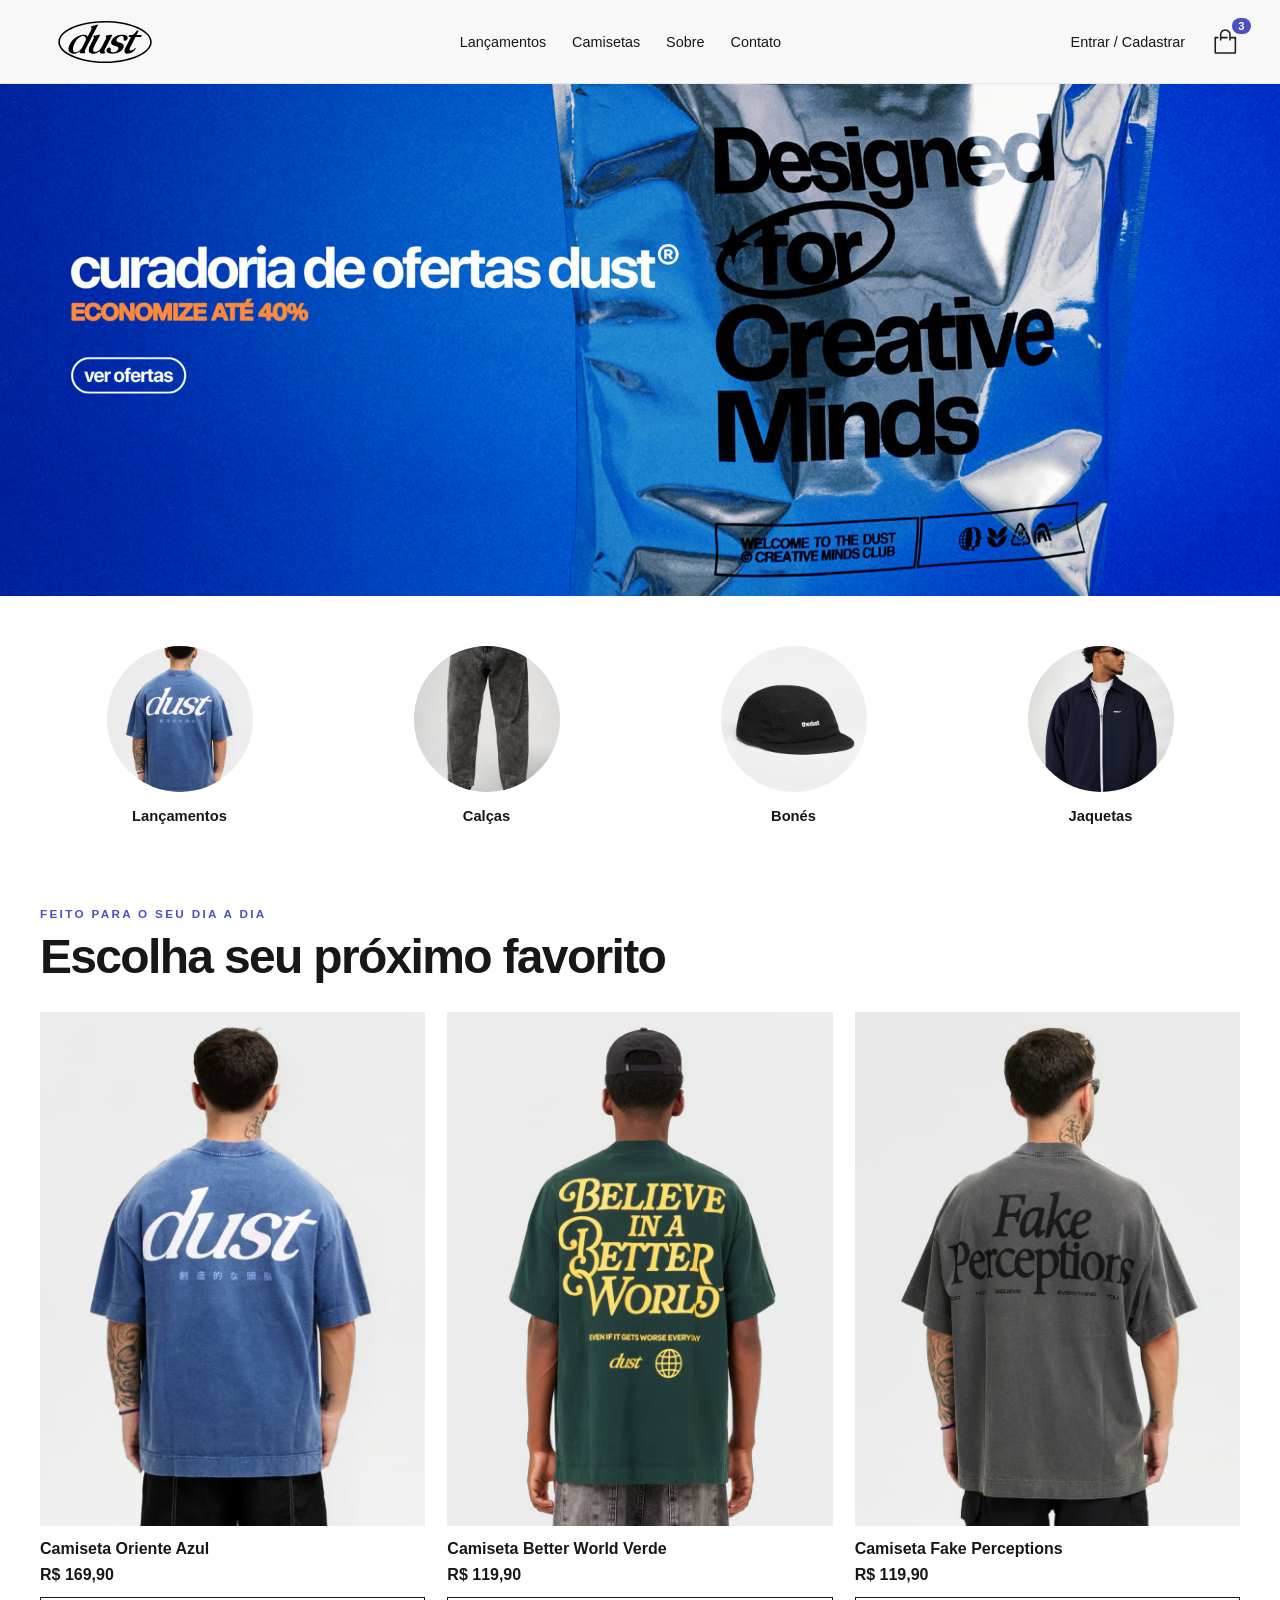
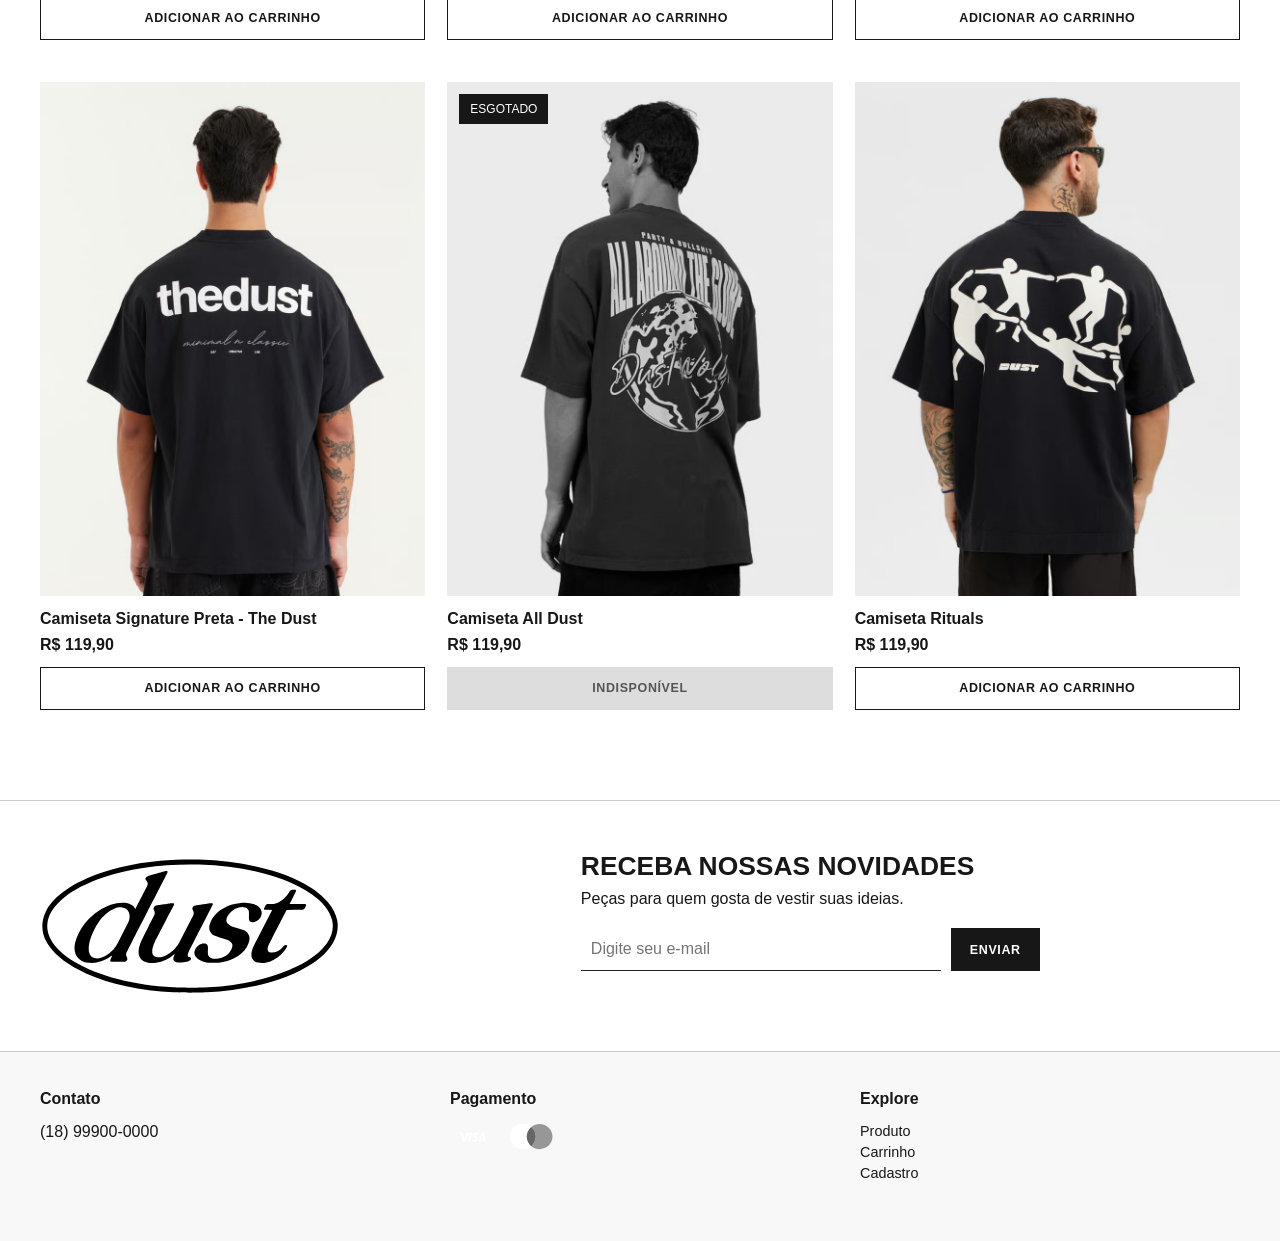
<file: index.html>
<!doctype html>
<html lang="pt-BR">

<head>
  <meta charset="UTF-8">
  <meta name="viewport" content="width=device-width, initial-scale=1.0">
  <meta name="description" content="Conheça as camisetas e novidades da Dust.">
  <title>Dust | Vitrine</title>
  <link rel="stylesheet" href="style.css">
  <script src="script.js" defer></script>
</head>

<body data-page="home">
  <header class="site-header">
    <a class="brand" href="index.html" aria-label="Dust, página inicial"><img src="img/logo2.svg" alt="Dust"></a>
    <nav class="main-nav" aria-label="Navegação principal">
      <a href="index.html#novidades">Lançamentos</a>
      <a href="index.html#produtos">Camisetas</a>
      <a href="index.html#sobre">Sobre</a>
      <a href="index.html#contato">Contato</a>
    </nav>
    <div class="header-actions">
      <a href="cadastro.html">Entrar / Cadastrar</a>
      <a class="cart-link" href="carrinho.html" aria-label="Ver carrinho"><img src="img/carrinho.svg" alt=""><span
          id="cart-count">0</span></a>
    </div>
  </header>

  <main>
    <section class="hero" id="novidades" aria-label="Novidades e ofertas">
      <div class="carrossel-promo">
        <img src="img/banner-ofertas-desk.avif" alt="Ofertas da Dust">
        <img src="img/best-sellers-desk.jpg-3-.avif" alt="Produtos mais vendidos da Dust">
        <img src="img/IMG_8239.avif" alt="Nova coleção Dust">
      </div>
    </section>

    <section class="categories container" aria-label="Categorias">
      <a href="#produtos"><img src="img/camiseta-dust-1.avif" alt=""><span>Lançamentos</span></a>
      <a href="#produtos"><img src="img/calca.avif" alt=""><span>Calças</span></a>
      <a href="#produtos"><img src="img/bone-1.avif" alt=""><span>Bonés</span></a>
      <a href="#produtos"><img src="img/jaqueta.avif" alt=""><span>Jaquetas</span></a>
    </section>

    <section class="container catalog" id="produtos">
      <div class="section-heading">
        <p class="eyebrow">FEITO PARA O SEU DIA A DIA</p>
        <h1>Escolha seu próximo favorito</h1>
      </div>
      <div class="product-grid">
        <article class="product-card"><a href="produto.html?id=oriente"><img src="img/imagem-produto1.avif"
              alt="Camiseta Oriente Azul">
            <h2>Camiseta Oriente Azul</h2>
          </a>
          <p>R$ 169,90</p><button type="button" class="outline-button add-product" data-product="oriente">Adicionar ao
            carrinho</button>
        </article>
        <article class="product-card"><a href="produto.html?id=better"><img src="img/1-better-world-verde.avif"
              alt="Camiseta Better World Verde">
            <h2>Camiseta Better World Verde</h2>
          </a>
          <p>R$ 119,90</p><button type="button" class="outline-button add-product" data-product="better">Adicionar ao
            carrinho</button>
        </article>
        <article class="product-card"><a href="produto.html?id=fake"><img src="img/camiseta-fake-perceptions.avif"
              alt="Camiseta Fake Perceptions">
            <h2>Camiseta Fake Perceptions</h2>
          </a>
          <p>R$ 119,90</p><button type="button" class="outline-button add-product" data-product="fake">Adicionar ao
            carrinho</button>
        </article>
        <article class="product-card"><a href="produto.html?id=signature"><img src="img/camiseta-thedust.avif"
              alt="Camiseta Signature Preta">
            <h2>Camiseta Signature Preta - The Dust</h2>
          </a>
          <p>R$ 119,90</p><button type="button" class="outline-button add-product" data-product="signature">Adicionar ao
            carrinho</button>
        </article>
        <article class="product-card sold-out"><a href="produto.html?id=all"><span
              class="sold-label">ESGOTADO</span><img src="img/camiseta-all-dust.avif" alt="Camiseta All Dust">
            <h2>Camiseta All Dust</h2>
          </a>
          <p>R$ 119,90</p><button type="button" class="outline-button" disabled>Indisponível</button>
        </article>
        <article class="product-card"><a href="produto.html?id=rituals"><img src="img/camiseta-rituals.avif"
              alt="Camiseta Rituals">
            <h2>Camiseta Rituals</h2>
          </a>
          <p>R$ 119,90</p><button type="button" class="outline-button add-product" data-product="rituals">Adicionar ao
            carrinho</button>
        </article>
      </div>
    </section>
  </main>

  <section class="newsletter" id="sobre">
    <div class="container newsletter-inner"><img src="img/logo2.svg" alt="Dust">
      <div>
        <h2>Receba nossas novidades</h2>
        <p>Peças para quem gosta de vestir suas ideias.</p>
        <form id="newsletter-form"><label class="sr-only" for="newsletter-email">Seu e-mail</label><input
            id="newsletter-email" type="email" placeholder="Digite seu e-mail" required><button type="submit"
            class="dark-button">Enviar</button></form>
        <p class="form-message" id="newsletter-message" aria-live="polite"></p>
      </div>
    </div>
  </section>
  <footer class="site-footer" id="contato">
    <div class="container footer-grid">
      <div>
        <h2>Contato</h2>
        <p>(18) 99900-0000</p>
      </div>
      <div>
        <h2>Pagamento</h2>
        <div class="payment-logos"><img src="img/visa.svg" alt="Visa"><img src="img/masterchef.svg" alt="Mastercard">
        </div>
      </div>
      <div>
        <h2>Explore</h2><a href="produto.html">Produto</a><a href="carrinho.html">Carrinho</a><a
          href="cadastro.html">Cadastro</a>
      </div>
    </div>
  </footer>
</body>

</html>
</file>
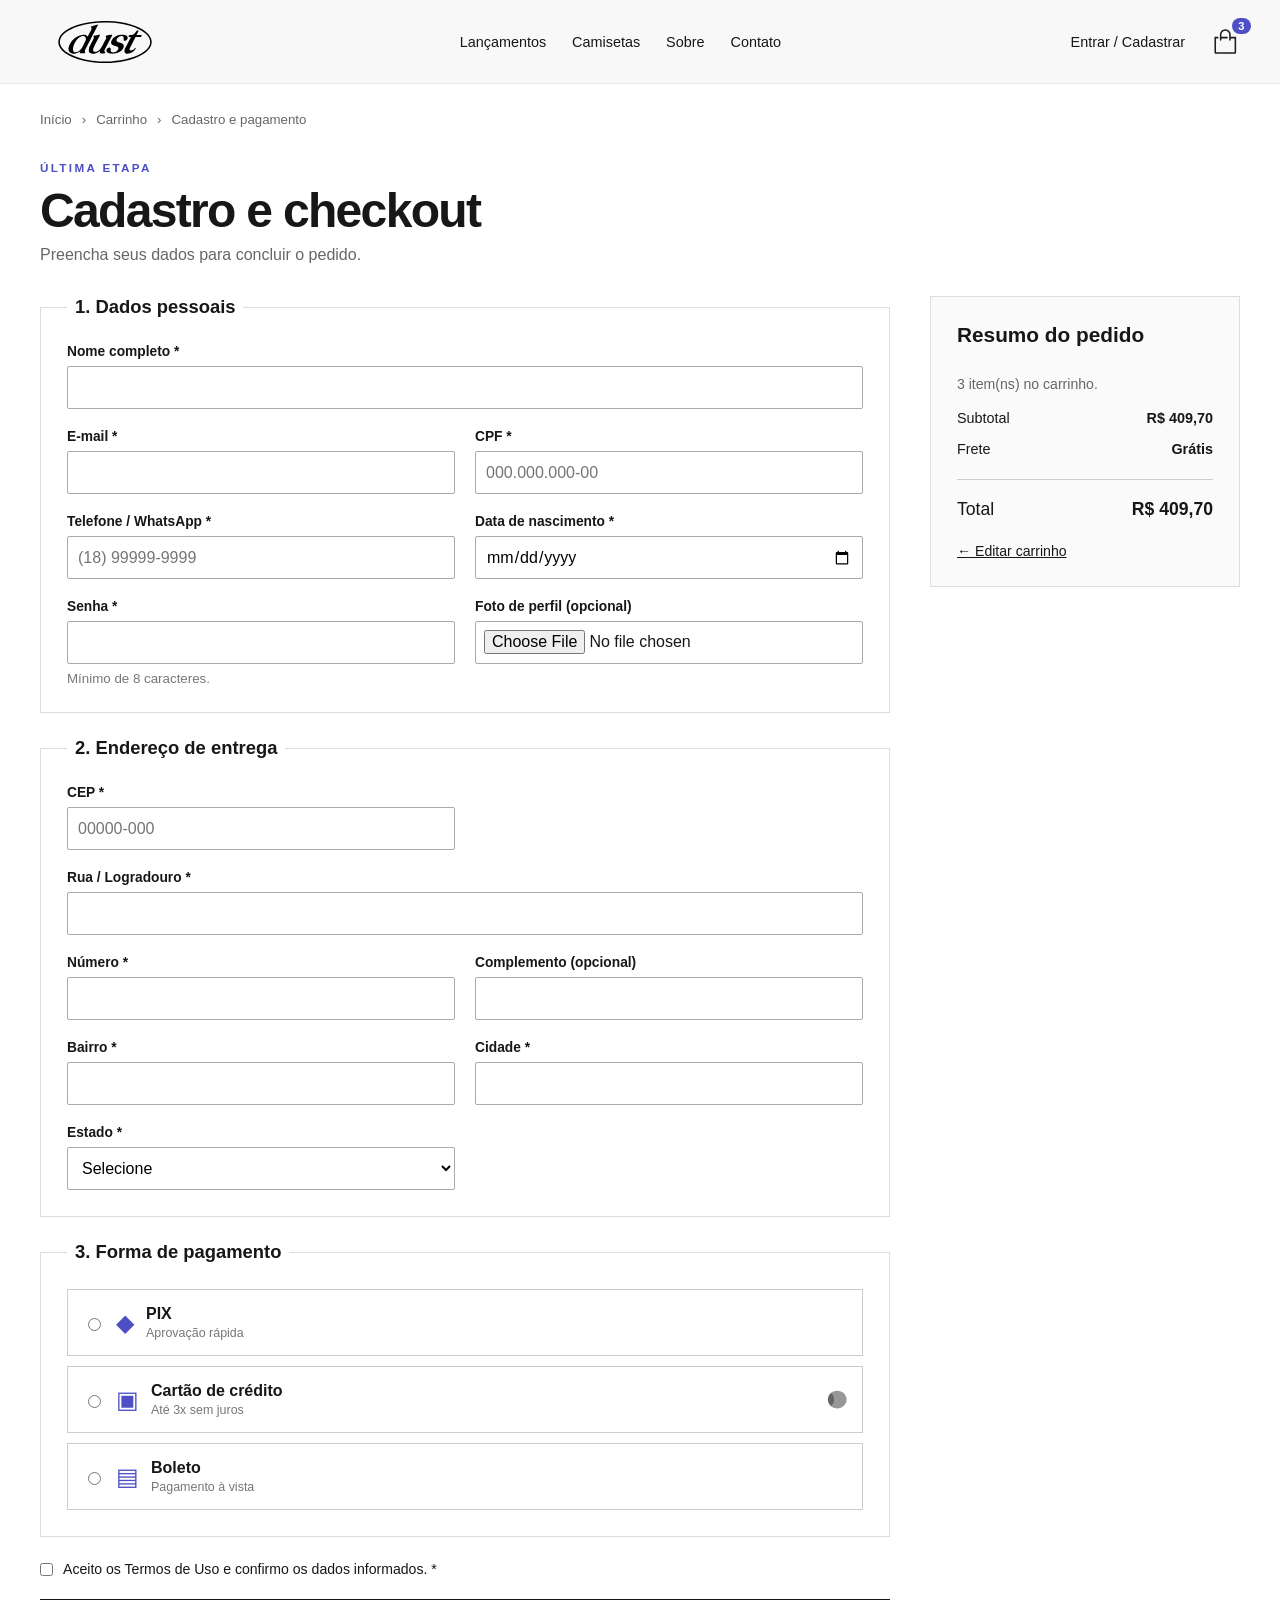
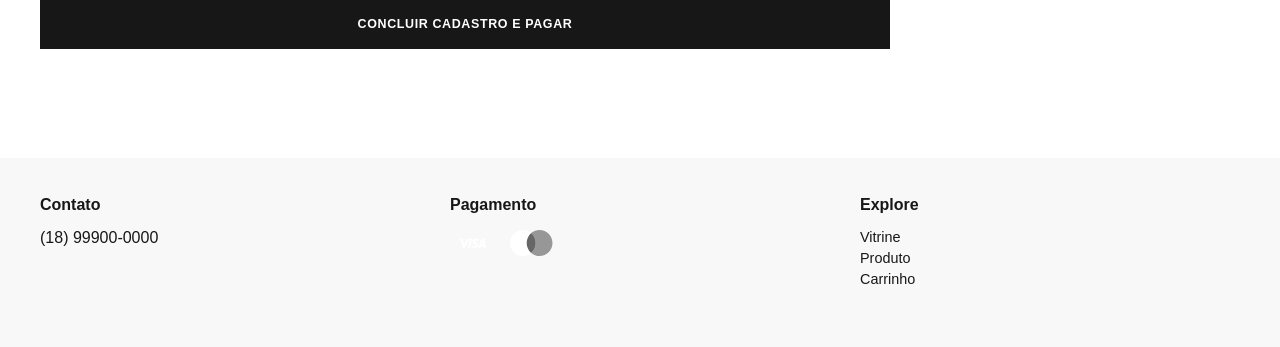
<file: cadastro.html>
<!doctype html>
<html lang="pt-BR">

<head>
  <meta charset="UTF-8">
  <meta name="viewport" content="width=device-width, initial-scale=1.0">
  <title>Cadastro e checkout | Dust</title>
  <link rel="stylesheet" href="style.css">
  <script src="script.js" defer></script>
</head>

<body data-page="checkout">
  <header class="site-header"><a class="brand" href="index.html" aria-label="Dust, página inicial"><img
        src="img/logo2.svg" alt="Dust"></a>
    <nav class="main-nav" aria-label="Navegação principal"><a href="index.html#novidades">Lançamentos</a><a
        href="index.html#produtos">Camisetas</a><a href="index.html#sobre">Sobre</a><a
        href="index.html#contato">Contato</a></nav>
    <div class="header-actions"><a href="cadastro.html">Entrar / Cadastrar</a><a class="cart-link" href="carrinho.html"
        aria-label="Ver carrinho"><img src="img/carrinho.svg" alt=""><span id="cart-count">0</span></a></div>
  </header>
  <main class="container page-main">
    <nav class="breadcrumb" aria-label="Caminho de navegação"><a href="index.html">Início</a><span
        aria-hidden="true">›</span><a href="carrinho.html">Carrinho</a><span aria-hidden="true">›</span><span>Cadastro e
        pagamento</span></nav>
    <div class="page-title">
      <p class="eyebrow">ÚLTIMA ETAPA</p>
      <h1>Cadastro e checkout</h1>
      <p>Preencha seus dados para concluir o pedido.</p>
    </div>
    <div class="checkout-layout">
      <form id="checkout-form" class="checkout-form">
        <fieldset>
          <legend>1. Dados pessoais</legend>
          <div class="form-grid">
            <div class="form-field full"><label for="full-name">Nome completo *</label><input id="full-name" name="nome"
                type="text" autocomplete="name" required></div>
            <div class="form-field"><label for="email">E-mail *</label><input id="email" name="email" type="email"
                autocomplete="email" required></div>
            <div class="form-field"><label for="cpf">CPF *</label><input id="cpf" name="cpf" type="text"
                inputmode="numeric" pattern="[0-9]{3}\.[0-9]{3}\.[0-9]{3}-[0-9]{2}" placeholder="000.000.000-00"
                title="Use o formato 000.000.000-00" required></div>
            <div class="form-field"><label for="phone">Telefone / WhatsApp *</label><input id="phone" name="telefone"
                type="tel" autocomplete="tel" placeholder="(18) 99999-9999" required></div>
            <div class="form-field"><label for="birth-date">Data de nascimento *</label><input id="birth-date"
                name="nascimento" type="date" required></div>
            <div class="form-field"><label for="password">Senha *</label><input id="password" name="senha"
                type="password" minlength="8" autocomplete="new-password" required><small>Mínimo de 8
                caracteres.</small></div>
            <div class="form-field"><label for="avatar">Foto de perfil (opcional)</label><input id="avatar"
                name="avatar" type="file" accept="image/*"></div>
          </div>
        </fieldset>
        <fieldset>
          <legend>2. Endereço de entrega</legend>
          <div class="form-grid">
            <div class="form-field"><label for="zip">CEP *</label><input id="zip" name="cep" type="text"
                inputmode="numeric" pattern="[0-9]{5}-[0-9]{3}" placeholder="00000-000" title="Use o formato 00000-000"
                autocomplete="postal-code" required></div>
            <div class="form-field full"><label for="street">Rua / Logradouro *</label><input id="street" name="rua"
                type="text" autocomplete="address-line1" required></div>
            <div class="form-field"><label for="number">Número *</label><input id="number" name="numero" type="text"
                required></div>
            <div class="form-field"><label for="complement">Complemento (opcional)</label><input id="complement"
                name="complemento" type="text" autocomplete="address-line2"></div>
            <div class="form-field"><label for="district">Bairro *</label><input id="district" name="bairro" type="text"
                required></div>
            <div class="form-field"><label for="city">Cidade *</label><input id="city" name="cidade" type="text"
                autocomplete="address-level2" required></div>
            <div class="form-field"><label for="state">Estado *</label><select id="state" name="estado"
                autocomplete="address-level1" required>
                <option value="">Selecione</option>
                <option value="AC">Acre</option>
                <option value="AL">Alagoas</option>
                <option value="AP">Amapá</option>
                <option value="AM">Amazonas</option>
                <option value="BA">Bahia</option>
                <option value="CE">Ceará</option>
                <option value="DF">Distrito Federal</option>
                <option value="ES">Espírito Santo</option>
                <option value="GO">Goiás</option>
                <option value="MA">Maranhão</option>
                <option value="MT">Mato Grosso</option>
                <option value="MS">Mato Grosso do Sul</option>
                <option value="MG">Minas Gerais</option>
                <option value="PA">Pará</option>
                <option value="PB">Paraíba</option>
                <option value="PR">Paraná</option>
                <option value="PE">Pernambuco</option>
                <option value="PI">Piauí</option>
                <option value="RJ">Rio de Janeiro</option>
                <option value="RN">Rio Grande do Norte</option>
                <option value="RS">Rio Grande do Sul</option>
                <option value="RO">Rondônia</option>
                <option value="RR">Roraima</option>
                <option value="SC">Santa Catarina</option>
                <option value="SP">São Paulo</option>
                <option value="SE">Sergipe</option>
                <option value="TO">Tocantins</option>
              </select></div>
          </div>
        </fieldset>
        <fieldset>
          <legend>3. Forma de pagamento</legend>
          <div class="payment-options"><label class="payment-option" for="pay-pix"><input id="pay-pix" type="radio"
                name="pagamento" value="pix" required><span class="payment-icon"
                aria-hidden="true">◆</span><span>PIX<small>Aprovação rápida</small></span></label><label
              class="payment-option" for="pay-card"><input id="pay-card" type="radio" name="pagamento"
                value="cartao"><span class="payment-icon" aria-hidden="true">▣</span><span>Cartão de crédito<small>Até
                  3x sem juros</small></span><img src="img/visa.svg" alt="Visa"><img src="img/masterchef.svg"
                alt="Mastercard"></label><label class="payment-option" for="pay-boleto"><input id="pay-boleto"
                type="radio" name="pagamento" value="boleto"><span class="payment-icon"
                aria-hidden="true">▤</span><span>Boleto<small>Pagamento à vista</small></span></label></div>
        </fieldset>
        <div class="terms"><input id="terms" name="termos" type="checkbox" required><label for="terms">Aceito os Termos
            de Uso e confirmo os dados informados. *</label></div><button type="submit"
          class="dark-button submit-button">Concluir cadastro e pagar</button>
        <p id="checkout-message" class="form-message" role="status" aria-live="polite"></p>
      </form>
      <aside class="checkout-aside">
        <h2>Resumo do pedido</h2>
        <p id="checkout-items">Confira os itens no carrinho.</p>
        <div class="summary-line"><span>Subtotal</span><strong id="checkout-subtotal">R$ 0,00</strong></div>
        <div class="summary-line"><span>Frete</span><strong id="checkout-shipping">—</strong></div>
        <div class="summary-line total-line"><span>Total</span><strong id="checkout-total">R$ 0,00</strong></div><a
          href="carrinho.html" class="continue-link">← Editar carrinho</a>
      </aside>
    </div>
  </main>
  <footer class="site-footer" id="contato">
    <div class="container footer-grid">
      <div>
        <h2>Contato</h2>
        <p>(18) 99900-0000</p>
      </div>
      <div>
        <h2>Pagamento</h2>
        <div class="payment-logos"><img src="img/visa.svg" alt="Visa"><img src="img/masterchef.svg" alt="Mastercard">
        </div>
      </div>
      <div>
        <h2>Explore</h2><a href="index.html">Vitrine</a><a href="produto.html">Produto</a><a
          href="carrinho.html">Carrinho</a>
      </div>
    </div>
  </footer>
</body>

</html>
</file>
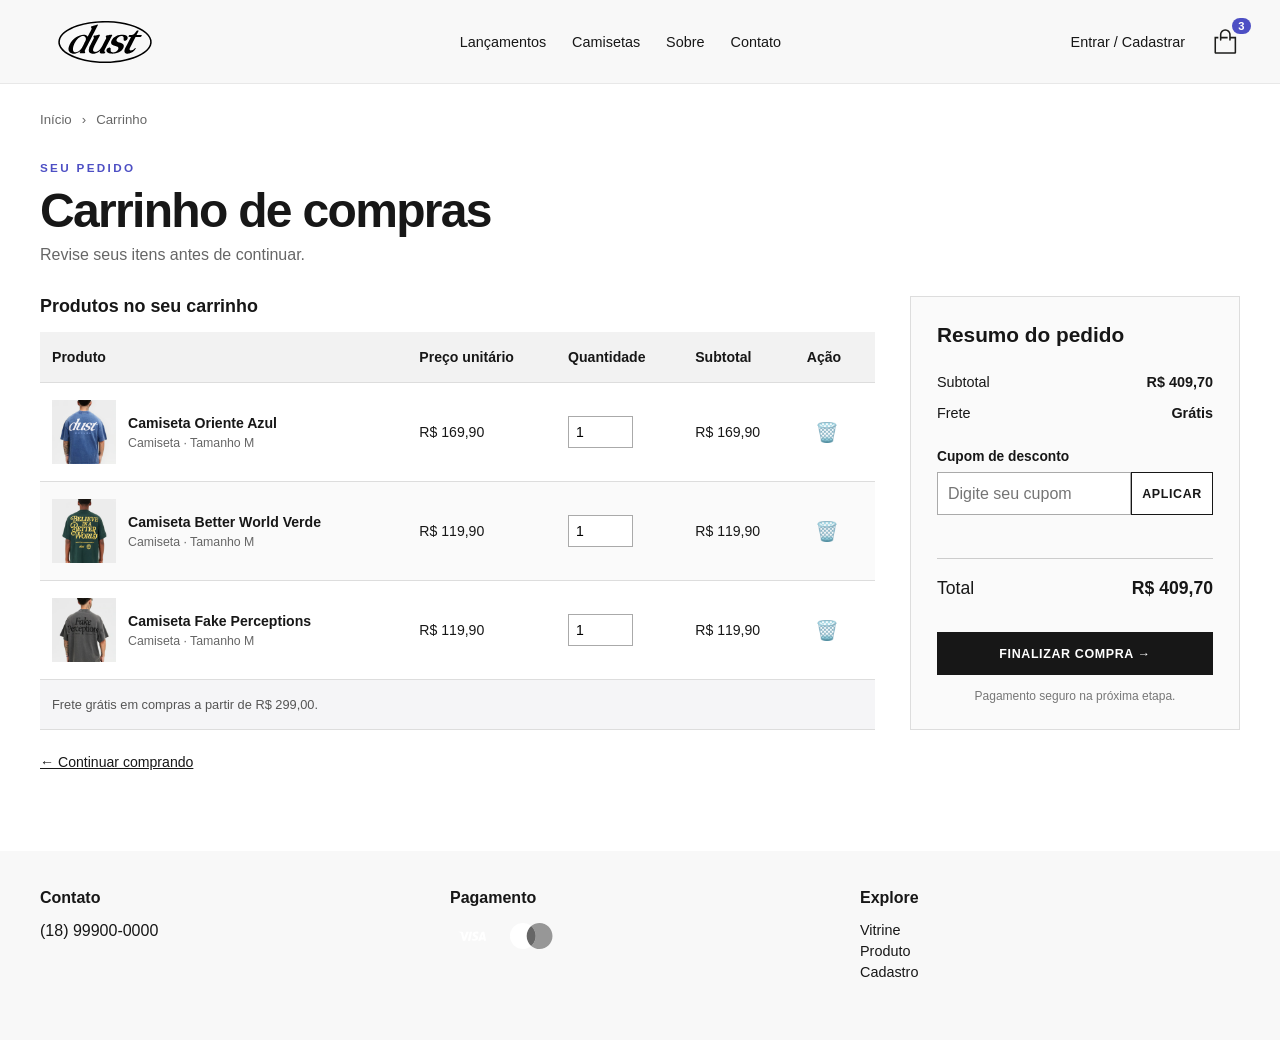
<file: carrinho.html>
<!doctype html>
<html lang="pt-BR">

<head>
  <meta charset="UTF-8">
  <meta name="viewport" content="width=device-width, initial-scale=1.0">
  <title>Carrinho | Dust</title>
  <link rel="stylesheet" href="style.css">
  <script src="script.js" defer></script>
</head>

<body data-page="cart">
  <header class="site-header"><a class="brand" href="index.html" aria-label="Dust, página inicial"><img
        src="img/logo2.svg" alt="Dust"></a>
    <nav class="main-nav" aria-label="Navegação principal"><a href="index.html#novidades">Lançamentos</a><a
        href="index.html#produtos">Camisetas</a><a href="index.html#sobre">Sobre</a><a
        href="index.html#contato">Contato</a></nav>
    <div class="header-actions"><a href="cadastro.html">Entrar / Cadastrar</a><a class="cart-link" href="carrinho.html"
        aria-label="Ver carrinho"><img src="img/carrinho.svg" alt=""><span id="cart-count">0</span></a></div>
  </header>
  <main class="container page-main">
    <nav class="breadcrumb" aria-label="Caminho de navegação"><a href="index.html">Início</a><span
        aria-hidden="true">›</span><span>Carrinho</span></nav>
    <div class="page-title">
      <p class="eyebrow">SEU PEDIDO</p>
      <h1>Carrinho de compras</h1>
      <p>Revise seus itens antes de continuar.</p>
    </div>
    <div class="cart-layout">
      <section class="cart-items" aria-label="Itens do carrinho">
        <div class="table-scroll">
          <table class="cart-table">
            <caption>Produtos no seu carrinho</caption>
            <thead>
              <tr>
                <th scope="col">Produto</th>
                <th scope="col">Preço unitário</th>
                <th scope="col">Quantidade</th>
                <th scope="col">Subtotal</th>
                <th scope="col">Ação</th>
              </tr>
            </thead>
            <tbody id="cart-body">
              <tr data-product="oriente">
                <td>
                  <div class="cart-product"><img src="img/imagem-produto1.avif" alt=""><span>Camiseta Oriente
                      Azul<small>Camiseta · Tamanho M</small></span></div>
                </td>
                <td>R$ 169,90</td>
                <td><input type="number" min="1" value="1" aria-label="Quantidade da Camiseta Oriente Azul"></td>
                <td>R$ 169,90</td>
                <td><button type="button" class="remove-button" aria-label="Remover Camiseta Oriente Azul">🗑️</button>
                </td>
              </tr>
              <tr data-product="better">
                <td>
                  <div class="cart-product"><img src="img/1-better-world-verde.avif" alt=""><span>Camiseta Better World
                      Verde<small>Camiseta · Tamanho M</small></span></div>
                </td>
                <td>R$ 119,90</td>
                <td><input type="number" min="1" value="1" aria-label="Quantidade da Camiseta Better World Verde"></td>
                <td>R$ 119,90</td>
                <td><button type="button" class="remove-button"
                    aria-label="Remover Camiseta Better World Verde">🗑️</button></td>
              </tr>
              <tr data-product="fake">
                <td>
                  <div class="cart-product"><img src="img/camiseta-fake-perceptions.avif" alt=""><span>Camiseta Fake
                      Perceptions<small>Camiseta · Tamanho M</small></span></div>
                </td>
                <td>R$ 119,90</td>
                <td><input type="number" min="1" value="1" aria-label="Quantidade da Camiseta Fake Perceptions"></td>
                <td>R$ 119,90</td>
                <td><button type="button" class="remove-button"
                    aria-label="Remover Camiseta Fake Perceptions">🗑️</button></td>
              </tr>
            </tbody>
            <tfoot>
              <tr>
                <td colspan="5">Frete grátis em compras a partir de R$ 299,00.</td>
              </tr>
            </tfoot>
          </table>
        </div><a href="index.html#produtos" class="continue-link">← Continuar comprando</a>
      </section>
      <aside class="order-summary">
        <h2>Resumo do pedido</h2>
        <div class="summary-line"><span>Subtotal</span><strong id="cart-subtotal">R$ 409,70</strong></div>
        <div class="summary-line"><span>Frete</span><strong id="cart-shipping">Grátis</strong></div>
        <form id="coupon-form"><label for="coupon-code">Cupom de desconto</label>
          <div class="coupon-controls"><input id="coupon-code" type="text" placeholder="Digite seu cupom"><button
              type="submit" class="outline-button">Aplicar</button></div>
          <p class="form-message" id="coupon-message" aria-live="polite"></p>
        </form>
        <div class="summary-line total-line"><span>Total</span><strong id="cart-total">R$ 409,70</strong></div><a
          href="cadastro.html" class="dark-button btn-checkout">Finalizar compra →</a>
        <p class="summary-note">Pagamento seguro na próxima etapa.</p>
      </aside>
    </div>
  </main>
  <footer class="site-footer" id="contato">
    <div class="container footer-grid">
      <div>
        <h2>Contato</h2>
        <p>(18) 99900-0000</p>
      </div>
      <div>
        <h2>Pagamento</h2>
        <div class="payment-logos"><img src="img/visa.svg" alt="Visa"><img src="img/masterchef.svg" alt="Mastercard">
        </div>
      </div>
      <div>
        <h2>Explore</h2><a href="index.html">Vitrine</a><a href="produto.html">Produto</a><a
          href="cadastro.html">Cadastro</a>
      </div>
    </div>
  </footer>
</body>

</html>
</file>
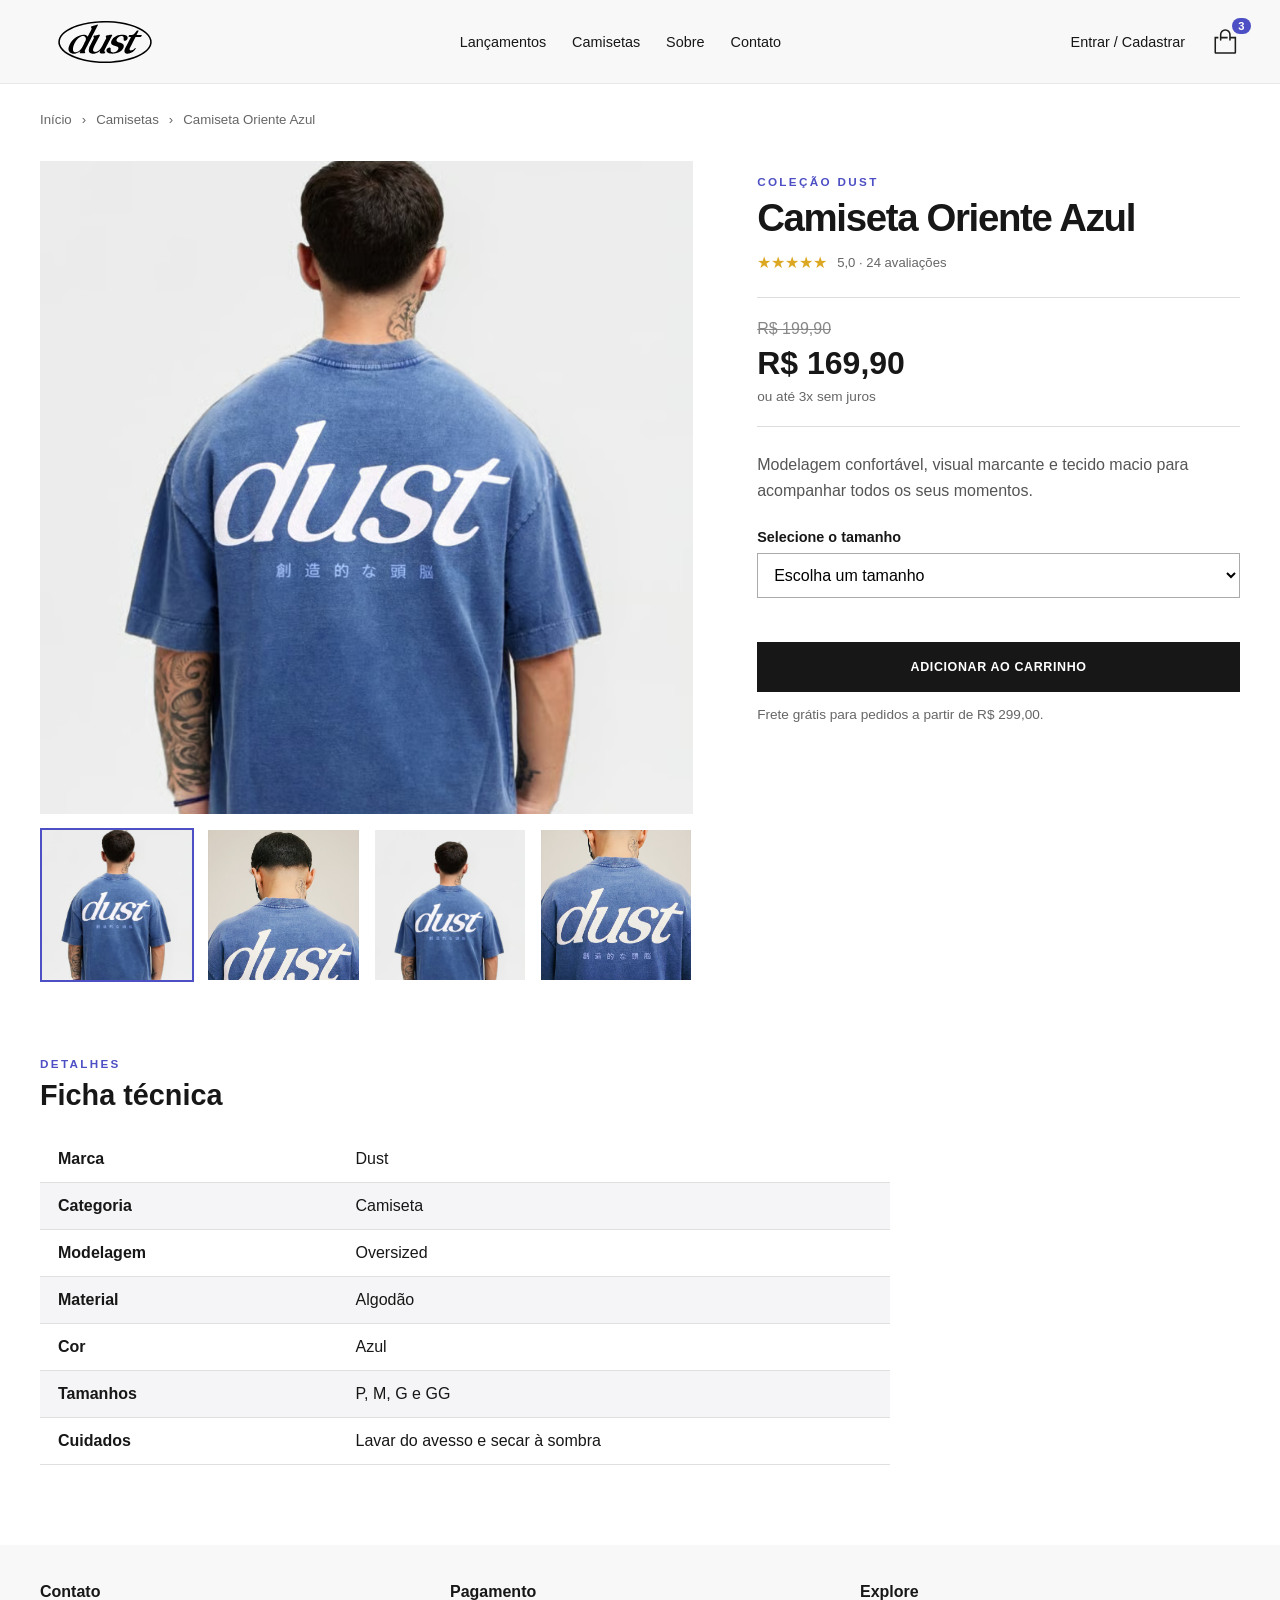
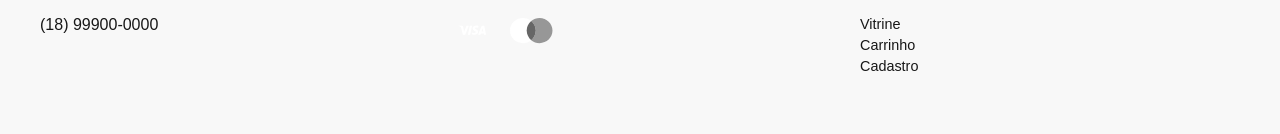
<file: produto.html>
<!doctype html>
<html lang="pt-BR">

<head>
  <meta charset="UTF-8">
  <meta name="viewport" content="width=device-width, initial-scale=1.0">
  <title>Produto | Dust</title>
  <link rel="stylesheet" href="style.css">
  <script src="script.js" defer></script>
</head>

<body data-page="product">
  <header class="site-header">
    <a class="brand" href="index.html" aria-label="Dust, página inicial"><img src="img/logo2.svg" alt="Dust"></a>
    <nav class="main-nav" aria-label="Navegação principal"><a href="index.html#novidades">Lançamentos</a><a
        href="index.html#produtos">Camisetas</a><a href="index.html#sobre">Sobre</a><a
        href="index.html#contato">Contato</a></nav>
    <div class="header-actions"><a href="cadastro.html">Entrar / Cadastrar</a><a class="cart-link" href="carrinho.html"
        aria-label="Ver carrinho"><img src="img/carrinho.svg" alt=""><span id="cart-count">0</span></a></div>
  </header>
  <main class="container page-main">
    <nav class="breadcrumb" aria-label="Caminho de navegação"><a href="index.html">Início</a><span
        aria-hidden="true">›</span><a href="index.html#produtos">Camisetas</a><span aria-hidden="true">›</span><span
        id="breadcrumb-product">Camiseta Oriente Azul</span></nav>
    <div class="product-detail">
      <section class="gallery" aria-label="Galeria do produto">
        <img class="gallery-main" id="gallery-main" src="img/imagem-produto1.avif"
          alt="Camiseta Oriente Azul, vista principal">
        <div class="gallery-thumbs" id="gallery-thumbs">
          <button type="button" class="active" aria-label="Ver imagem 1"><img src="img/imagem-produto1.avif"
              alt="Vista frontal"></button>
          <button type="button" aria-label="Ver imagem 2"><img src="img/oriente_2.jpg" alt="Outra vista"></button>
          <button type="button" aria-label="Ver imagem 3"><img src="img/imagem-produto1.avif"
              alt="Detalhe da estampa"></button>
          <button type="button" aria-label="Ver imagem 4"><img src="img/oriente_2.jpg" alt="Detalhe do tecido"></button>
        </div>
      </section>
      <section class="purchase-info" aria-labelledby="product-title">
        <p class="eyebrow">COLEÇÃO DUST</p>
        <h1 id="product-title">Camiseta Oriente Azul</h1>
        <p class="rating" aria-label="Avaliação: 5 de 5 estrelas"><span aria-hidden="true">★★★★★</span> <small>5,0 · 24
            avaliações</small></p>
        <div class="price"><del id="old-price">R$ 199,90</del><strong id="current-price">R$ 169,90</strong><span>ou até
            3x sem juros</span></div>
        <p id="product-description">Modelagem confortável, visual marcante e tecido macio para acompanhar todos os seus
          momentos.</p>
        <label for="product-size" class="field-label">Selecione o tamanho</label>
        <select id="product-size" required>
          <option value="">Escolha um tamanho</option>
          <option value="P">P</option>
          <option value="M">M</option>
          <option value="G">G</option>
          <option value="GG">GG</option>
        </select>
        <p id="size-error" class="field-error" aria-live="polite"></p>
        <a href="carrinho.html" id="product-add" class="dark-button primary-button">Adicionar ao carrinho</a>
        <p class="purchase-note">Frete grátis para pedidos a partir de R$ 299,00.</p>
      </section>
    </div>
    <section class="specifications" aria-labelledby="spec-title">
      <p class="eyebrow">DETALHES</p>
      <h2 id="spec-title">Ficha técnica</h2>
      <table>
        <tbody>
          <tr>
            <th scope="row">Marca</th>
            <td>Dust</td>
          </tr>
          <tr>
            <th scope="row">Categoria</th>
            <td>Camiseta</td>
          </tr>
          <tr>
            <th scope="row">Modelagem</th>
            <td>Oversized</td>
          </tr>
          <tr>
            <th scope="row">Material</th>
            <td>Algodão</td>
          </tr>
          <tr>
            <th scope="row">Cor</th>
            <td id="spec-color">Azul</td>
          </tr>
          <tr>
            <th scope="row">Tamanhos</th>
            <td>P, M, G e GG</td>
          </tr>
          <tr>
            <th scope="row">Cuidados</th>
            <td>Lavar do avesso e secar à sombra</td>
          </tr>
        </tbody>
      </table>
    </section>
  </main>
  <footer class="site-footer" id="contato">
    <div class="container footer-grid">
      <div>
        <h2>Contato</h2>
        <p>(18) 99900-0000</p>
      </div>
      <div>
        <h2>Pagamento</h2>
        <div class="payment-logos"><img src="img/visa.svg" alt="Visa"><img src="img/masterchef.svg" alt="Mastercard">
        </div>
      </div>
      <div>
        <h2>Explore</h2><a href="index.html">Vitrine</a><a href="carrinho.html">Carrinho</a><a
          href="cadastro.html">Cadastro</a>
      </div>
    </div>
  </footer>
</body>

</html>
</file>
<file: style.css>
:root {
    font-family: Arial, Helvetica, sans-serif;
    color: #171717;
    background: #fff;
    font-synthesis: none
}

* {
    box-sizing: border-box
}

html {
    scroll-behavior: smooth
}

body {
    margin: 0
}

img {
    max-width: 100%;
    display: block
}

a {
    color: inherit;
    text-decoration: none
}

button,
input,
select {
    font: inherit
}

button {
    cursor: pointer
}

button:disabled {
    cursor: not-allowed
}

p,
h1,
h2,
h3 {
    margin-top: 0
}

.container {
    width: min(1200px, calc(100% - 48px));
    margin-inline: auto
}

.sr-only {
    position: absolute;
    width: 1px;
    height: 1px;
    padding: 0;
    margin: -1px;
    overflow: hidden;
    clip: rect(0, 0, 0, 0);
    white-space: nowrap;
    border: 0
}

.eyebrow {
    font-size: .73rem;
    font-weight: 700;
    letter-spacing: .2em;
    color: #4d4fc4;
    margin-bottom: 9px;
    text-transform: uppercase
}

.site-header {
    min-height: 84px;
    padding: 14px max(24px, calc((100vw - 1200px)/2));
    display: flex;
    align-items: center;
    justify-content: space-between;
    gap: 28px;
    border-bottom: 1px solid #e8e8e8;
    background: #f8f8f8
}

.brand {
    flex: 0 0 auto
}

.brand img {
    width: 130px;
    max-height: 50px
}

.main-nav,
.header-actions {
    display: flex;
    align-items: center;
    gap: 26px
}

.main-nav a,
.header-actions>a:first-child {
    font-size: .9rem
}

.main-nav a:hover,
.header-actions>a:hover,
.site-footer a:hover,
.continue-link:hover {
    color: #4d4fc4
}

.cart-link {
    position: relative;
    display: inline-flex;
    align-items: center
}

.cart-link img {
    width: 29px;
    height: 29px
}

.cart-link span {
    position: absolute;
    right: -11px;
    top: -9px;
    background: #4d4fc4;
    color: #fff;
    border-radius: 99px;
    padding: 2px 5px;
    min-width: 19px;
    text-align: center;
    font-size: .7rem;
    font-weight: bold
}

.hero {
    overflow: hidden
}

.carrossel-promo {
    display: flex;
    width: 300%;
    animation: carousel 15s infinite
}

.carrossel-promo img {
    width: 33.333333%;
    flex: 0 0 33.333333%;
    height: auto;
    aspect-ratio: 2.5/1;
    object-fit: cover
}

@keyframes carousel {

    0%,
    27% {
        transform: translateX(0)
    }

    33%,
    60% {
        transform: translateX(-33.333333%)
    }

    66%,
    93% {
        transform: translateX(-66.666666%)
    }

    100% {
        transform: translateX(0)
    }
}

.categories {
    display: grid;
    grid-template-columns: repeat(4, 1fr);
    gap: 28px;
    padding-block: 48px
}

.categories a {
    text-align: center;
    font-size: .92rem;
    font-weight: 600
}

.categories img {
    width: 150px;
    height: 150px;
    margin: 0 auto 14px;
    border-radius: 50%;
    object-fit: cover;
    transition: transform .2s, border-color .2s;
    border: 2px solid transparent
}

.categories a:hover img {
    transform: scale(1.04);
    border-color: #4d4fc4
}

.catalog {
    padding-block: 35px 90px
}

.section-heading {
    margin-bottom: 28px
}

.section-heading h1,
.page-title h1 {
    font-size: clamp(2rem, 4vw, 3rem);
    letter-spacing: -.035em;
    margin-bottom: 8px
}

.product-grid {
    display: grid;
    grid-template-columns: repeat(3, minmax(0, 1fr));
    gap: 42px 22px
}

.product-card {
    position: relative;
    display: flex;
    flex-direction: column;
    gap: 8px
}

.product-card a:hover h2 {
    text-decoration: underline
}

.product-card img {
    width: 100%;
    aspect-ratio: 3/4;
    object-fit: cover;
    background: #eee
}

.product-card h2 {
    font-size: 1rem;
    margin: 14px 0 0
}

.product-card p {
    margin: 0 0 5px;
    font-weight: 700
}

.sold-label {
    position: absolute;
    top: 12px;
    left: 12px;
    background: #171717;
    color: #fff;
    font-size: .75rem;
    padding: 8px 11px;
    z-index: 1
}

.sold-out img {
    filter: grayscale(1)
}

.outline-button,
.dark-button {
    display: inline-flex;
    justify-content: center;
    align-items: center;
    min-height: 43px;
    padding: 10px 18px;
    border: 1px solid #171717;
    text-align: center;
    text-transform: uppercase;
    font-size: .78rem;
    letter-spacing: .05em;
    font-weight: 700;
    transition: background .2s, color .2s
}

.outline-button {
    background: #fff;
    color: #171717
}

.outline-button:not(:disabled):hover {
    background: #4d4fc4;
    border-color: #4d4fc4;
    color: #fff
}

.outline-button:disabled {
    background: #ddd;
    border-color: #ddd;
    color: #555
}

.dark-button {
    background: #171717;
    color: #fff
}

.dark-button:hover {
    background: #4d4fc4;
    border-color: #4d4fc4;
    color: #fff
}

.newsletter {
    border-block: 1px solid #ccc;
    padding: 46px 0
}

.newsletter-inner {
    display: grid;
    grid-template-columns: 1fr 1.4fr;
    align-items: center;
    gap: 70px
}

.newsletter-inner>img {
    width: min(300px, 100%)
}

.newsletter h2 {
    text-transform: uppercase;
    font-size: 1.65rem;
    margin-bottom: 8px
}

.newsletter form {
    display: flex;
    margin-top: 20px;
    gap: 10px
}

.newsletter input {
    width: min(360px, 100%);
    border: 0;
    border-bottom: 1px solid #222;
    padding: 10px
}

.site-footer {
    padding: 38px 0 55px;
    background: #f8f8f8
}

.footer-grid {
    display: grid;
    grid-template-columns: repeat(3, 1fr);
    gap: 30px
}

.site-footer h2 {
    font-size: 1rem;
    margin-bottom: 15px
}

.site-footer p {
    margin-bottom: 0
}

.site-footer a {
    display: block;
    font-size: .9rem;
    margin: 5px 0
}

.payment-logos {
    display: flex;
    gap: 15px;
    align-items: center
}

.payment-logos img {
    width: 44px;
    height: 28px;
    object-fit: contain
}

.page-main {
    padding-block: 28px 80px
}

.breadcrumb {
    display: flex;
    gap: 10px;
    align-items: center;
    color: #666;
    font-size: .83rem;
    margin-bottom: 34px
}

.breadcrumb a:hover {
    text-decoration: underline
}

.page-title {
    margin-bottom: 32px
}

.page-title p:last-child {
    color: #666
}

.product-detail {
    display: grid;
    grid-template-columns: minmax(0, 1.15fr) minmax(300px, .85fr);
    gap: clamp(30px, 5vw, 75px)
}

.gallery-main {
    width: 100%;
    aspect-ratio: 1/1;
    object-fit: cover;
    object-position: center 28%;
    background: #f1f1f1
}

.gallery-thumbs {
    display: grid;
    grid-template-columns: repeat(4, 1fr);
    gap: 12px;
    margin-top: 14px
}

.gallery-thumbs button {
    padding: 0;
    border: 2px solid transparent;
    background: none
}

.gallery-thumbs button:hover,
.gallery-thumbs button.active {
    border-color: #4d4fc4
}

.gallery-thumbs img {
    width: 100%;
    aspect-ratio: 1/1;
    object-fit: cover;
    object-position: center 25%
}

.purchase-info {
    padding-top: 14px
}

.purchase-info h1 {
    font-size: clamp(2rem, 3vw, 2.9rem);
    line-height: 1.08;
    letter-spacing: -.035em;
    margin-bottom: 15px
}

.rating {
    display: flex;
    align-items: center;
    gap: 10px;
    color: #dca722
}

.rating small {
    color: #666;
    font-size: .82rem
}

.price {
    display: flex;
    flex-direction: column;
    gap: 7px;
    border-block: 1px solid #ddd;
    margin: 25px 0;
    padding: 22px 0
}

.price del {
    color: #888
}

.price strong {
    font-size: 2rem
}

.price span,
.purchase-note {
    font-size: .85rem;
    color: #666
}

.purchase-info>p#product-description {
    color: #555;
    line-height: 1.6
}

.field-label {
    display: block;
    margin: 25px 0 8px;
    font-weight: bold;
    font-size: .9rem
}

.purchase-info select {
    width: 100%;
    padding: 12px;
    border: 1px solid #aaa;
    background: #fff
}

.primary-button {
    width: 100%;
    margin-top: 18px;
    min-height: 50px
}

.purchase-note {
    margin-top: 15px
}

.field-error {
    color: #ad3030;
    font-size: .83rem;
    min-height: 1em
}

.specifications {
    margin-top: 75px;
    max-width: 850px
}

.specifications h2 {
    font-size: 1.8rem
}

.specifications table {
    width: 100%;
    border-collapse: collapse;
    text-align: left
}

.specifications th,
.specifications td {
    padding: 14px 18px;
    border-bottom: 1px solid #e0e0e0
}

.specifications th {
    width: 35%
}

.specifications tbody tr:nth-child(even) {
    background: #f5f5f7
}

.cart-layout {
    display: grid;
    grid-template-columns: minmax(0, 1fr) 330px;
    gap: 35px;
    align-items: start
}

.table-scroll {
    overflow-x: auto
}

.cart-table {
    width: 100%;
    border-collapse: collapse;
    min-width: 650px
}

.cart-table caption {
    text-align: left;
    font-weight: bold;
    font-size: 1.12rem;
    margin-bottom: 15px
}

.cart-table th,
.cart-table td {
    padding: 17px 12px;
    border-bottom: 1px solid #ddd;
    text-align: left;
    font-size: .88rem
}

.cart-table thead {
    background: #f2f2f2
}

.cart-table tbody tr:nth-child(even) {
    background: #fafafa
}

.cart-table tfoot td {
    font-size: .8rem;
    color: #555;
    background: #f5f5f7
}

.cart-product {
    display: flex;
    align-items: center;
    gap: 12px;
    min-width: 210px;
    font-weight: 700
}

.cart-product img {
    width: 64px;
    height: 64px;
    object-fit: cover;
    flex: none
}

.cart-product small {
    display: block;
    font-size: .77rem;
    font-weight: normal;
    color: #666;
    margin-top: 5px
}

.cart-table input[type=number] {
    width: 65px;
    padding: 7px;
    border: 1px solid #aaa
}

.remove-button {
    background: none;
    border: 0;
    font-size: 1.2rem;
    padding: 8px
}

.remove-button:hover {
    background: #f5e6e6
}

.continue-link {
    display: inline-block;
    margin-top: 24px;
    font-size: .88rem;
    text-decoration: underline
}

.order-summary,
.checkout-aside {
    border: 1px solid #ddd;
    background: #fafafa;
    padding: 26px
}

.order-summary h2,
.checkout-aside h2 {
    font-size: 1.3rem;
    margin-bottom: 27px
}

.summary-line {
    display: flex;
    justify-content: space-between;
    gap: 20px;
    margin: 15px 0;
    font-size: .9rem
}

.summary-line strong {
    text-align: right
}

.total-line {
    border-top: 1px solid #ccc;
    padding-top: 19px;
    margin-top: 22px;
    font-size: 1.1rem
}

.order-summary label {
    display: block;
    font-weight: bold;
    font-size: .86rem;
    margin: 28px 0 8px
}

.coupon-controls {
    display: flex
}

.coupon-controls input {
    width: 100%;
    min-width: 0;
    padding: 10px;
    border: 1px solid #aaa
}

.coupon-controls button {
    padding-inline: 10px
}

.form-message {
    font-size: .82rem;
    min-height: 1em;
    margin: 8px 0;
    color: #336c3c
}

.btn-checkout {
    width: 100%;
    margin-top: 18px
}

.btn-checkout[aria-disabled=true] {
    pointer-events: none;
    opacity: .45
}

.summary-note {
    text-align: center;
    color: #777;
    font-size: .75rem;
    margin: 14px 0 0
}

.empty-cart {
    padding: 24px;
    text-align: center;
    color: #666
}

.checkout-layout {
    display: grid;
    grid-template-columns: minmax(0, 1fr) 310px;
    gap: 40px;
    align-items: start
}

.checkout-form fieldset {
    border: 1px solid #ddd;
    margin: 0 0 24px;
    padding: 26px
}

.checkout-form legend {
    font-weight: 700;
    font-size: 1.15rem;
    padding: 0 8px
}

.form-grid {
    display: grid;
    grid-template-columns: repeat(2, minmax(0, 1fr));
    gap: 20px
}

.form-field {
    display: flex;
    flex-direction: column;
    gap: 7px
}

.form-field.full {
    grid-column: 1/-1
}

.form-field label {
    font-size: .86rem;
    font-weight: 700
}

.form-field input,
.form-field select {
    width: 100%;
    min-height: 43px;
    padding: 10px;
    border: 1px solid #aaa;
    background: #fff;
    border-radius: 2px
}

.form-field input[type=file] {
    padding: 8px
}

.form-field small {
    color: #777
}

.checkout-form input:focus,
.checkout-form select:focus,
.purchase-info select:focus,
.coupon-controls input:focus,
.newsletter input:focus {
    outline: 3px solid rgba(77, 79, 196, .18);
    border-color: #4d4fc4
}

.checkout-form input:not([type=radio]):not([type=checkbox]):focus:valid,
.checkout-form select:focus:valid {
    border-color: #4c9b67;
    outline-color: rgba(76, 155, 103, .22)
}

.checkout-form input:not([type=radio]):not([type=checkbox]):focus:invalid,
.checkout-form select:focus:invalid {
    border-color: #ca5d5d;
    outline-color: rgba(202, 93, 93, .2)
}

.payment-options {
    display: grid;
    gap: 10px
}

.payment-option {
    display: flex;
    align-items: center;
    gap: 12px;
    padding: 15px;
    border: 1px solid #ccc;
    cursor: pointer
}

.payment-option:has(input:checked) {
    border-color: #4d4fc4;
    background: #f2f2ff
}

.payment-option>span:nth-of-type(2) {
    font-weight: bold;
    flex: 1
}

.payment-option small {
    display: block;
    color: #777;
    font-size: .78rem;
    font-weight: normal;
    margin-top: 3px
}

.payment-icon {
    font-size: 1.5rem;
    color: #4d4fc4
}

.payment-option img {
    width: 32px;
    height: 24px;
    object-fit: contain
}

.terms {
    display: flex;
    align-items: flex-start;
    gap: 10px;
    margin: 8px 0 22px;
    font-size: .88rem
}

.terms input {
    margin: 2px 0 0
}

.submit-button {
    min-height: 50px;
    width: 100%
}

.checkout-aside {
    position: sticky;
    top: 20px
}

.checkout-aside>p {
    font-size: .88rem;
    color: #666;
    line-height: 1.5
}

.checkout-aside .continue-link {
    margin-top: 8px
}

@media(max-width:900px) {
    .site-header {
        flex-wrap: wrap;
        gap: 12px
    }

    .main-nav {
        order: 3;
        width: 100%;
        justify-content: center;
        flex-wrap: wrap;
        gap: 16px
    }

    .cart-layout,
    .checkout-layout {
        grid-template-columns: 1fr
    }

    .order-summary,
    .checkout-aside {
        position: static
    }

    .product-detail {
        gap: 28px
    }

    .categories img {
        width: 120px;
        height: 120px
    }
}

@media(max-width:650px) {
    .container {
        width: min(100% - 30px, 1200px)
    }

    .site-header {
        padding: 13px 15px
    }

    .brand img {
        width: 105px
    }

    .header-actions {
        gap: 13px
    }

    .header-actions>a:first-child {
        font-size: .75rem
    }

    .main-nav a {
        font-size: .78rem
    }

    .categories {
        grid-template-columns: repeat(4, 1fr);
        gap: 8px;
        padding-block: 30px
    }

    .categories img {
        width: 67px;
        height: 67px;
        margin-bottom: 7px
    }

    .categories a {
        font-size: .7rem
    }

    .product-grid {
        grid-template-columns: repeat(2, minmax(0, 1fr));
        gap: 25px 12px
    }

    .product-card h2 {
        font-size: .83rem
    }

    .product-card p {
        font-size: .82rem
    }

    .product-card .outline-button {
        font-size: .65rem;
        padding: 8px 5px
    }

    .catalog {
        padding-bottom: 55px
    }

    .newsletter-inner,
    .product-detail,
    .footer-grid {
        grid-template-columns: 1fr
    }

    .newsletter-inner {
        gap: 20px
    }

    .newsletter-inner>img {
        width: 180px
    }

    .newsletter h2 {
        font-size: 1.3rem
    }

    .newsletter form {
        flex-wrap: wrap
    }

    .page-main {
        padding-bottom: 55px
    }

    .breadcrumb {
        margin-bottom: 23px
    }

    .gallery-main {
        aspect-ratio: 4/3
    }

    .purchase-info {
        padding-top: 5px
    }

    .specifications {
        margin-top: 50px
    }

    .form-grid {
        grid-template-columns: 1fr
    }

    .checkout-form fieldset {
        padding: 20px 15px
    }

    .checkout-form legend {
        font-size: 1rem
    }
}

@media(prefers-reduced-motion:reduce) {
    html {
        scroll-behavior: auto
    }

    .carrossel-promo {
        animation: none
    }

    .carrossel-promo img:not(:first-child) {
        display: none
    }

    .carrossel-promo {
        width: 100%
    }

    .carrossel-promo img {
        width: 100%;
        flex-basis: 100%
    }
}
</file>
